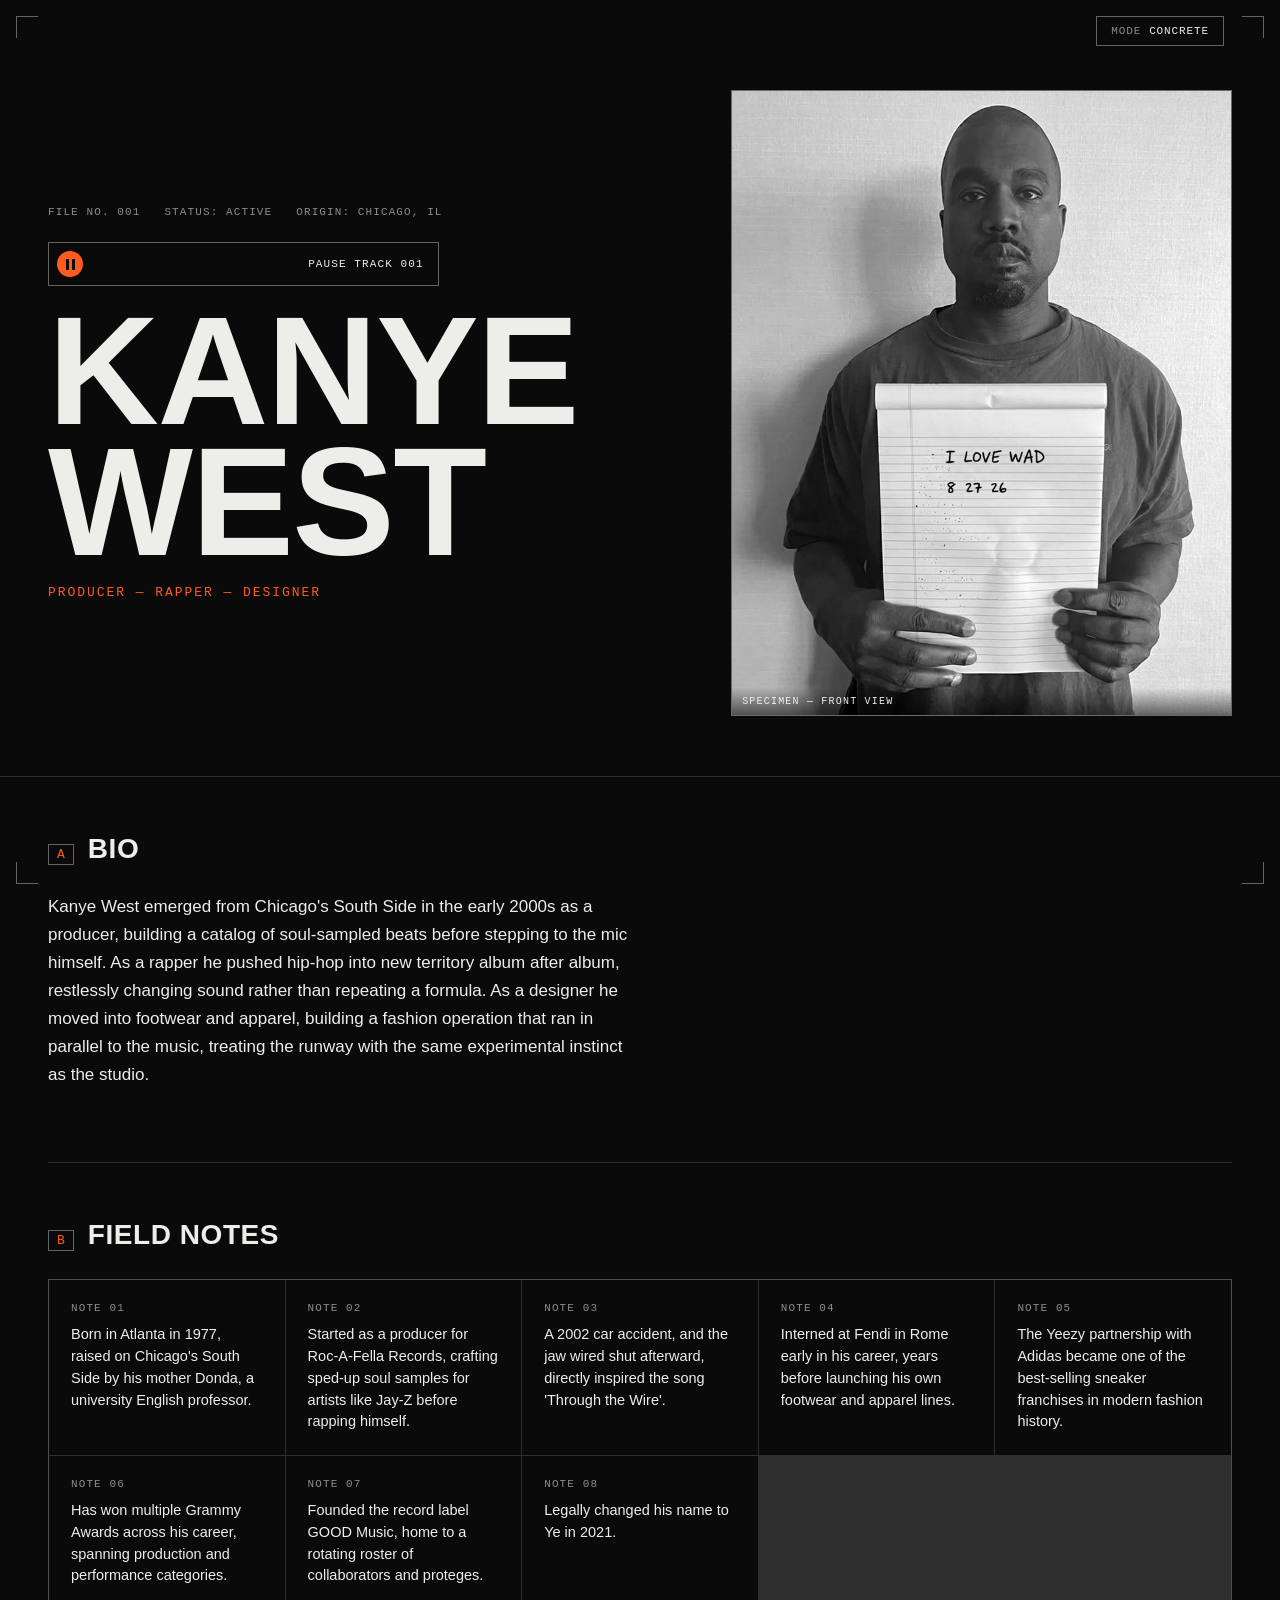
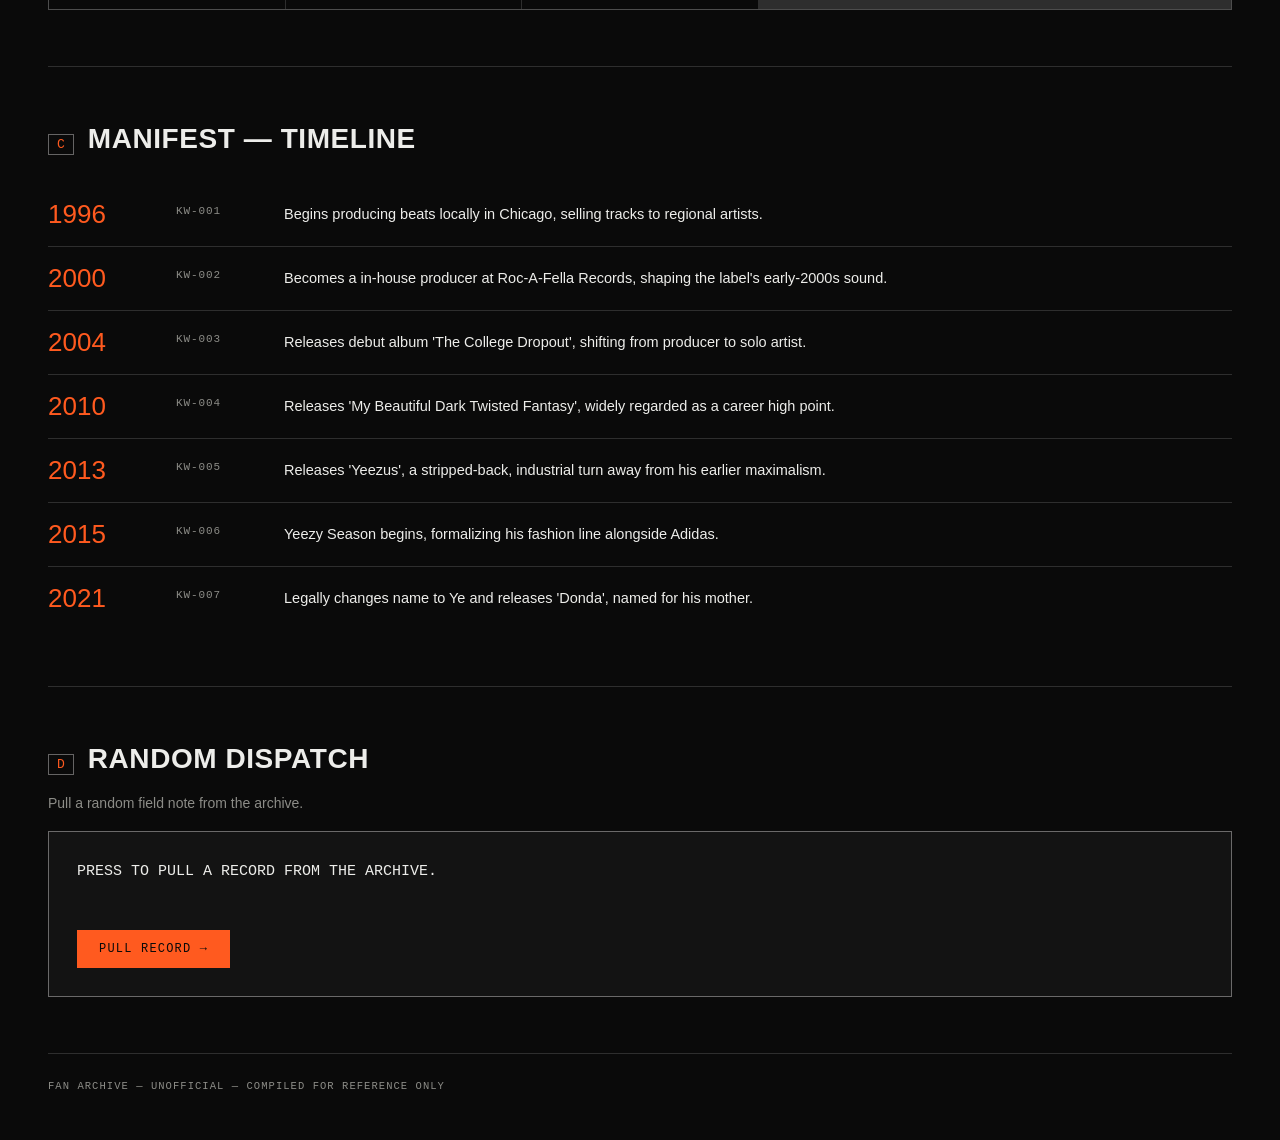
<file: fanpage.html>
<!DOCTYPE html>
<html lang="en">
<head>
<meta charset="UTF-8">
<meta name="viewport" content="width=device-width, initial-scale=1.0">
<title>KANYE WEST — SUBJECT FILE</title>
<link rel="stylesheet" href="styles.css">
</head>
<body>

<div class="crop tl"></div>
<div class="crop tr"></div>
<div class="crop bl"></div>
<div class="crop br"></div>

<button id="themeToggle" class="theme-toggle" aria-label="Toggle light and dark mode">
  <span class="toggle-label">MODE</span>
  <span id="toggleState">CONCRETE</span>
</button>

<audio id="audioEl" src="media/song.mp3" preload="auto" loop></audio>

<header class="hero">
  <div class="hero-frame">
    <div class="hero-meta">
      <span>FILE NO. 001</span>
      <span>STATUS: ACTIVE</span>
      <span>ORIGIN: CHICAGO, IL</span>
    </div>
    <button id="audioToggle" class="hero-play-btn" aria-label="Play background track">
      <span class="hero-play-icon">
        <span class="icon-play"></span>
        <span class="icon-pause"></span>
      </span>
      <span class="hero-play-label" id="heroPlayLabel">PLAY TRACK 001</span>
    </button>
    <h1 class="hero-name">KANYE<br>WEST</h1>
    <p class="hero-tag">PRODUCER — RAPPER — DESIGNER</p>
  </div>
  <div class="hero-photo">
    <img src="media/hero-photo.jpg" alt="Kanye West" onerror="this.style.display='none'; this.nextElementSibling.style.display='flex';">
    <div class="photo-fallback">
      <span>IMG</span>
      <span>NOT FOUND</span>
      <span class="small">replace photo.jpg</span>
    </div>
    <span class="photo-caption">SPECIMEN — FRONT VIEW</span>
  </div>
</header>

<main>

  <section class="section bio-section">
    <div class="section-head">
      <span class="section-num">A</span>
      <h2>BIO</h2>
    </div>
    <p class="bio-text">
      Kanye West emerged from Chicago's South Side in the early 2000s as a producer,
      building a catalog of soul-sampled beats before stepping to the mic himself.
      As a rapper he pushed hip-hop into new territory album after album, restlessly
      changing sound rather than repeating a formula. As a designer he moved into
      footwear and apparel, building a fashion operation that ran in parallel to the
      music, treating the runway with the same experimental instinct as the studio.
    </p>
  </section>

  <section class="section facts-section">
    <div class="section-head">
      <span class="section-num">B</span>
      <h2>FIELD NOTES</h2>
    </div>
    <div class="facts-grid" id="factsGrid"></div>
  </section>

  <section class="section timeline-section">
    <div class="section-head">
      <span class="section-num">C</span>
      <h2>MANIFEST — TIMELINE</h2>
    </div>
    <div class="timeline" id="timeline"></div>
  </section>

  <section class="section generator-section">
    <div class="section-head">
      <span class="section-num">D</span>
      <h2>RANDOM DISPATCH</h2>
    </div>
    <p class="generator-intro">Pull a random field note from the archive.</p>
    <div class="dispatch-frame">
      <p id="dispatchText" class="dispatch-text">PRESS TO PULL A RECORD FROM THE ARCHIVE.</p>
      <button id="dispatchBtn" class="dispatch-btn">PULL RECORD →</button>
    </div>
  </section>

</main>

<footer class="footer">
  <span>FAN ARCHIVE — UNOFFICIAL — COMPILED FOR REFERENCE ONLY</span>
</footer>

<script src="script.js"></script>
</body>
</html>
</file>
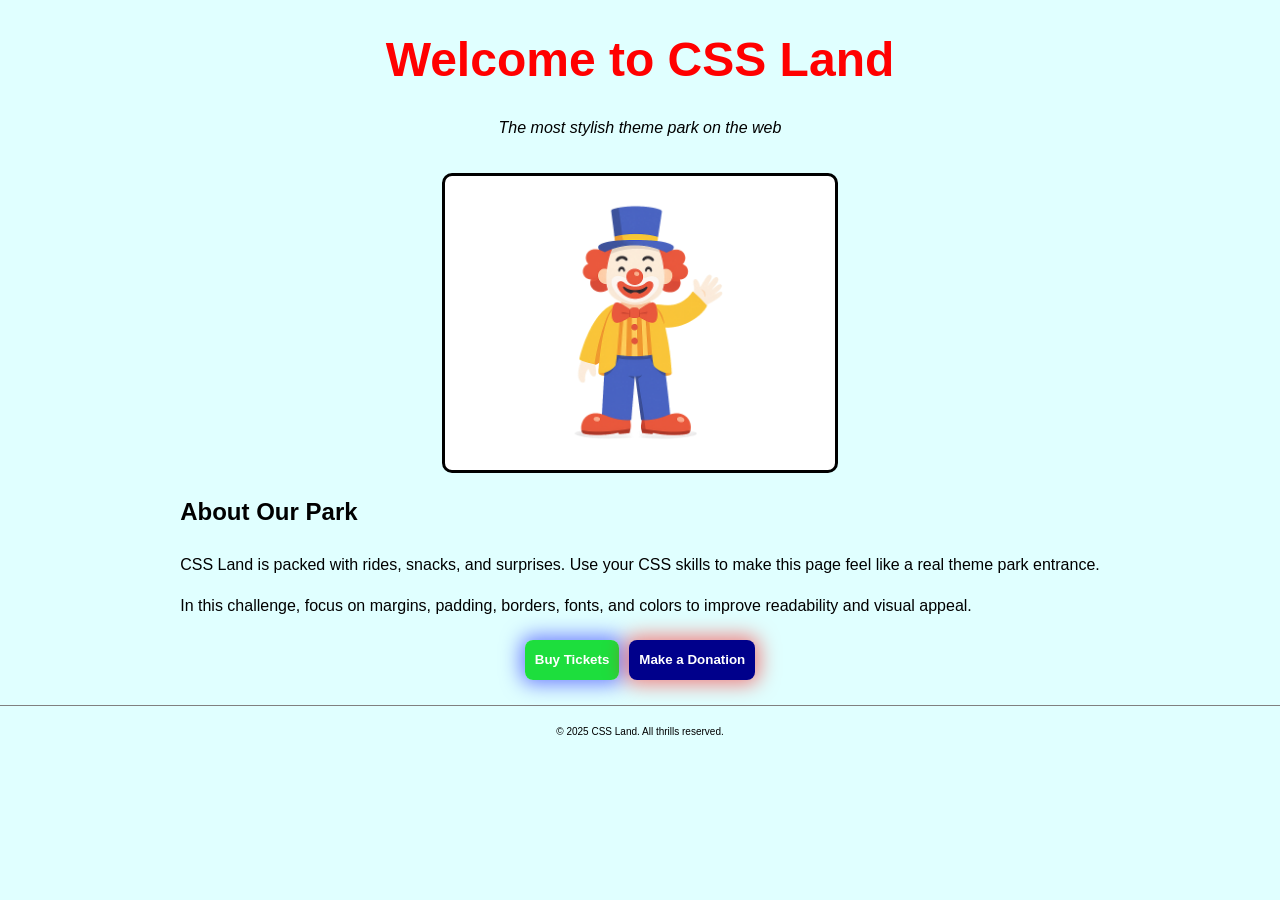
<file: Week2_InClass/Challenge1/home.html>
<!DOCTYPE html>
<html lang="en">
<head>
    <meta charset="UTF-8" />
    <meta name="viewport" content="width=device-width, initial-scale=1.0"/>
    <title>Challenge 1 - CSS Land - Welcome</title>
    <link rel="stylesheet" href="styles.css"/>
</head>
<body>

    <!-- DO NOT MODIFY HTML
         YOU MAY ONLY EDIT styles.css
    -->

    <div class="container">

        <header class="site-header">
            <h1>Welcome to <span class="park-name">CSS Land</span></h1>
            <p class="tagline">The most stylish theme park on the web</p>
        </header>

        <main>
            <section class="hero">
                <div class="mascot-placeholder" aria-label="Mascot placeholder" role="img">
                    <img id="mascot-image" src="mascot.png">
                </div>
            </section>

            <section class="about">
                <h2>About Our Park</h2>
                <p>CSS Land is packed with rides, snacks, and surprises. Use your CSS skills to make this
                    page feel like a real theme park entrance.
                </p>
                <p>In this challenge, focus on margins, padding, borders, fonts, and colors to improve
                    readability and visual appeal.
                </p>
            </section>

            <section class="actions">
                <button class="buy-tickets">Buy Tickets</button>
                <button class="make-donation">Make a Donation</button>
            </section>
        </main>

        <footer class="site-footer">
            <p>© 2025 CSS Land. All thrills reserved.</p>
        </footer>

    </div>

</body>
</html>
</file>
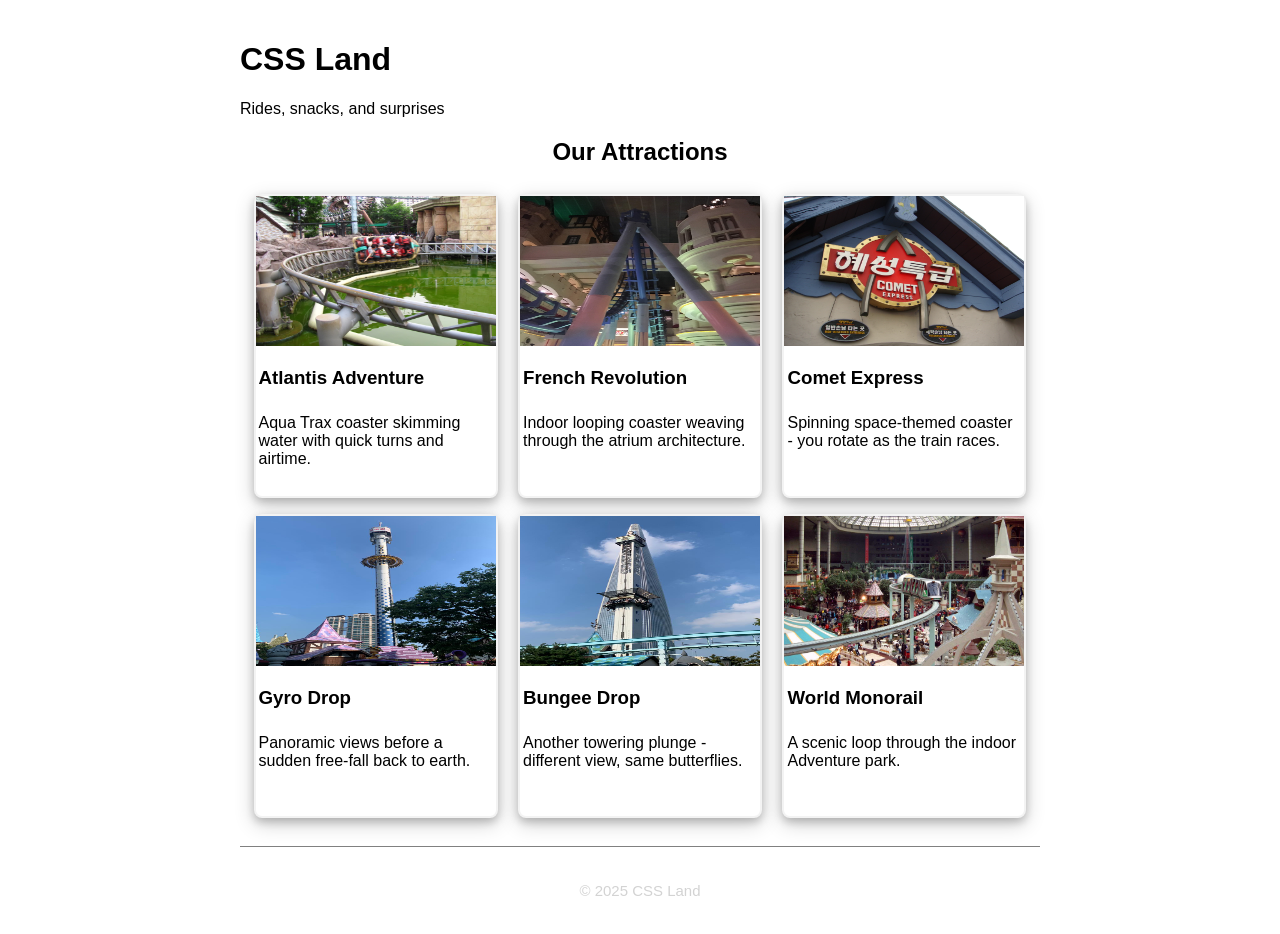
<file: Week2_InClass/Challenge2/home.html>
<!DOCTYPE html>
<html lang="en">
<head>
    <meta charset="UTF-8" />
    <meta name="viewport" content="width=device-width, initial-scale=1.0"/>
    <title>Challenge 2 - CSS Land - Attractions Gallery</title>
    <link rel="stylesheet" href="styles.css"/>
</head>
<body>

    <!-- DO NOT MODIFY home.html -->
    <!-- Add all styling in styles.css -->

    <div class="container">
        <header class="site-header">
            <h1>CSS Land</h1>
            <p class="tagline">Rides, snacks, and surprises</p>
        </header>

        <main>
            <section class="attractions">
                <h2>Our Attractions</h2>

                <div class="cards">
                    <article class="card">
                        <img src="images/atlantis.jpg" alt="Atlantis Adventure at Lotte World">
                        <h3>Atlantis Adventure</h3>
                        <p class="blurb">Aqua Trax coaster skimming water with quick turns and airtime.</p>
                    </article>

                    <article class="card">
                        <img src="images/french.jpg" alt="French Revolution indoor coaster">
                        <h3>French Revolution</h3>
                        <p class="blurb">Indoor looping coaster weaving through the atrium architecture.</p>
                    </article>

                    <article class="card">
                        <img src="images/comet.jpg" alt="Comet Express at Lotte World">
                        <h3>Comet Express</h3>
                        <p class="blurb">Spinning space-themed coaster - you rotate as the train races.</p>
                    </article>

                    <article class="card">
                        <img src="images/gyro.jpg" alt="Gyro Drop tower ride at Lotte World">
                        <h3>Gyro Drop</h3>
                        <p class="blurb">Panoramic views before a sudden free-fall back to earth.</p>
                    </article>

                    <article class="card">
                        <img src="images/bungee.jpg" alt="Bungee Drop at Lotte World">
                        <h3>Bungee Drop</h3>
                        <p class="blurb">Another towering plunge - different view, same butterflies.</p>
                    </article>

                    <article class="card">
                        <img src="images/monorail.jpg" alt="World Monorail at Lotte World Adventure">
                        <h3>World Monorail</h3>
                        <p class="blurb">A scenic loop through the indoor Adventure park.</p>
                    </article>
                </div>
            </section>
        </main>

        <footer class="site-footer">
            <p>© 2025 CSS Land</p>
        </footer>
    </div>

</body>
</html>
</file>
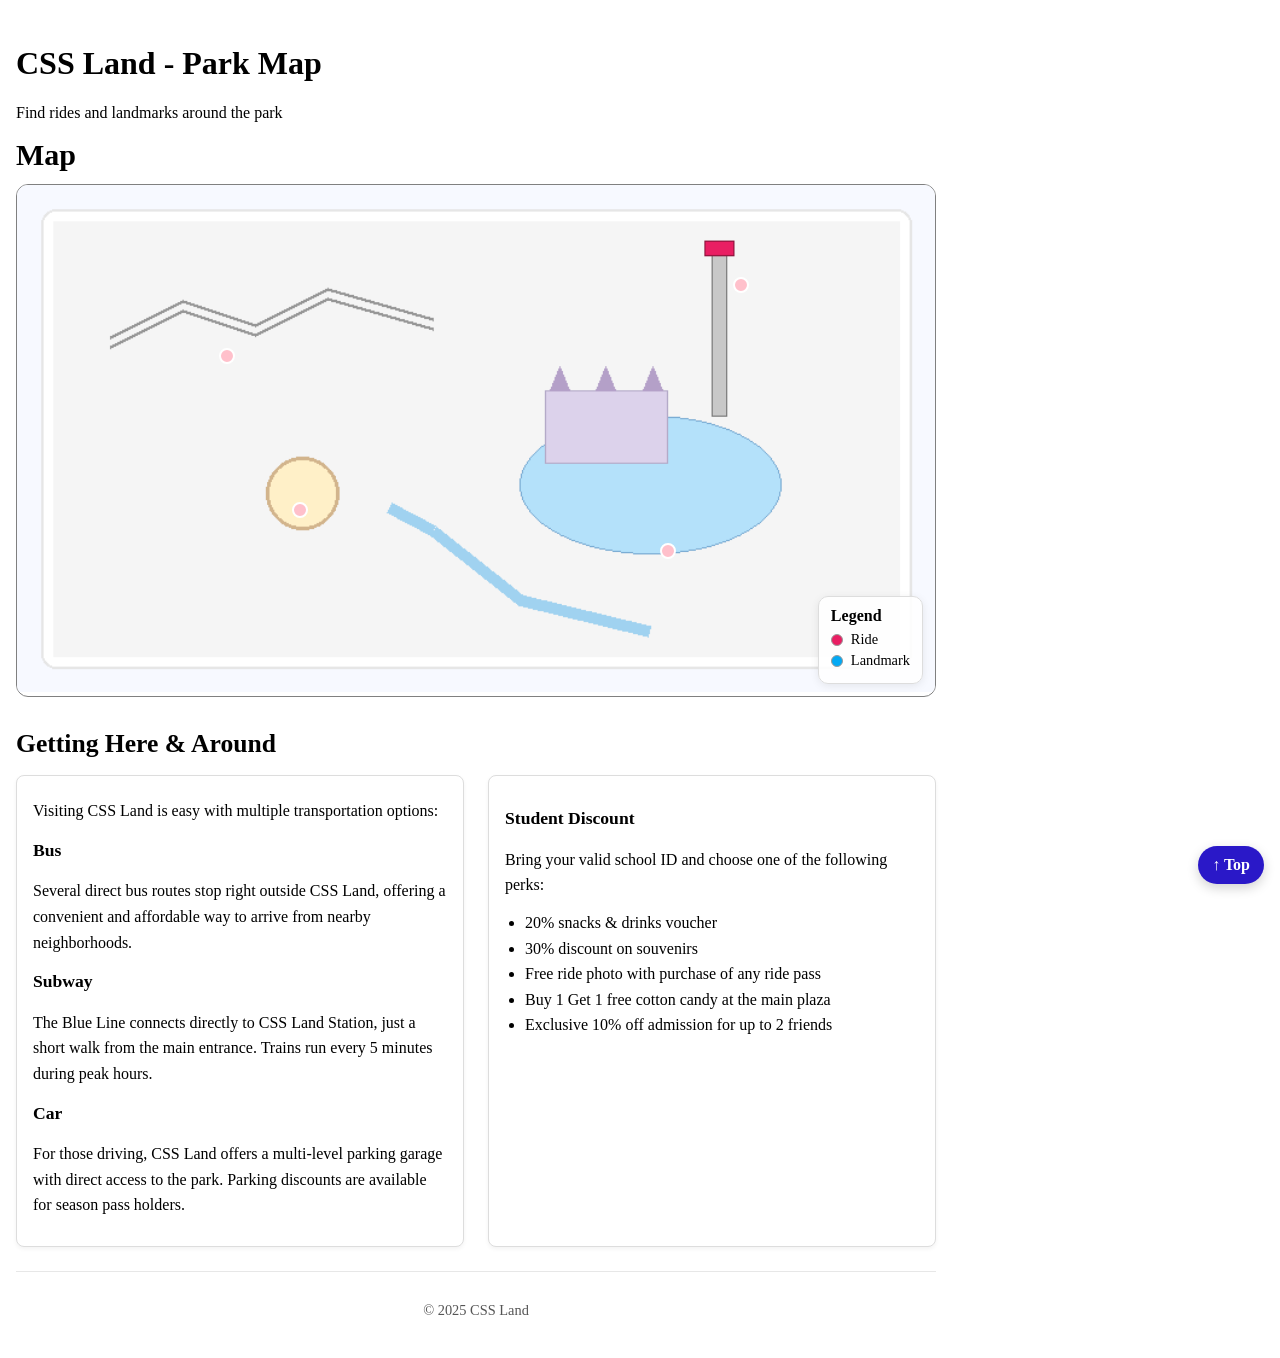
<file: Week2_InClass/Challenge3/home.html>
<!DOCTYPE html>
<html lang="en">
<head>
    <meta charset="UTF-8" />
    <meta name="viewport" content="width=device-width, initial-scale=1.0"/>
    <title>Challenge 3 - CSS Land - Park Map</title>
    <link rel="stylesheet" href="styles.css"/>
</head>
<body id="top">
    <!-- DO NOT MODIFY home.html -->
    <!-- Add all your styles in styles.css -->

    <div class="container">
        <header class="site-header">
            <h1>CSS Land - Park Map</h1>
            <p class="tagline">Find rides and landmarks around the park</p>
        </header>

        <main>
            <section class="map-section">
                <h2>Map</h2>

                <!-- Map wrapper: make this the positioning context -->
                <div class="map-wrapper">
                    <!-- Map image -->
                    <img class="park-map" src="map.png" alt="CSS Land Park Map">

                    <!-- Attraction markers (place precisely on the map) -->
                    <button class="marker" id="marker-atlantis" aria-label="Atlantis Adventure">
                        <span class="tooltip">Atlantis Adventure</span>
                    </button>

                    <button class="marker" id="marker-gyro" aria-label="Gyro Drop">
                        <span class="tooltip">Gyro Drop</span>
                    </button>

                    <button class="marker" id="marker-carousel" aria-label="Carousel Dreams">
                        <span class="tooltip">Carousel Dreams</span>
                    </button>

                    <button class="marker" id="marker-river" aria-label="River Rapids">
                        <span class="tooltip">River Rapids</span>
                    </button>

                    <!-- Legend box pinned to map corner -->
                    <aside class="legend">
                        <h3>Legend</h3>
                        <ul>
                            <li><span class="dot ride"></span> Ride</li>
                            <li><span class="dot landmark"></span> Landmark</li>
                        </ul>
                    </aside>
                </div>
            </section>

            <section class="transport">
                <h2>Getting Here & Around</h2>
                <div class="transport-columns">
                    <!-- Left column: Transportation info -->
                    <div class="transport-info">
                        <p>Visiting CSS Land is easy with multiple transportation options:</p>

                        <h3>Bus</h3>
                        <p>Several direct bus routes stop right outside CSS Land, offering a convenient and affordable way to arrive from nearby neighborhoods.</p>

                        <h3>Subway</h3>
                        <p>The Blue Line connects directly to CSS Land Station, just a short walk from the main entrance. Trains run every 5 minutes during peak hours.</p>

                        <h3>Car</h3>
                        <p>For those driving, CSS Land offers a multi-level parking garage with direct access to the park. Parking discounts are available for season pass holders.</p>
                    </div>

                    <!-- Right column: Student discount info -->
                    <div class="transport-discounts">
                        <h3>Student Discount</h3>
                        <p>Bring your valid school ID and choose one of the following perks:</p>
                        <ul>
                            <li>20% snacks & drinks voucher</li>
                            <li>30% discount on souvenirs</li>
                            <li>Free ride photo with purchase of any ride pass</li>
                            <li>Buy 1 Get 1 free cotton candy at the main plaza</li>
                            <li>Exclusive 10% off admission for up to 2 friends</li>
                        </ul>
                    </div>
                </div>
            </section>

        </main>

        <!-- Fixed Back to Top button -->
        <a href="#top" class="back-to-top" aria-label="Back to top">↑ Top</a>

        <footer class="site-footer">
            <p>© 2025 CSS Land</p>
        </footer>
    </div>
</body>
</html>
</file>
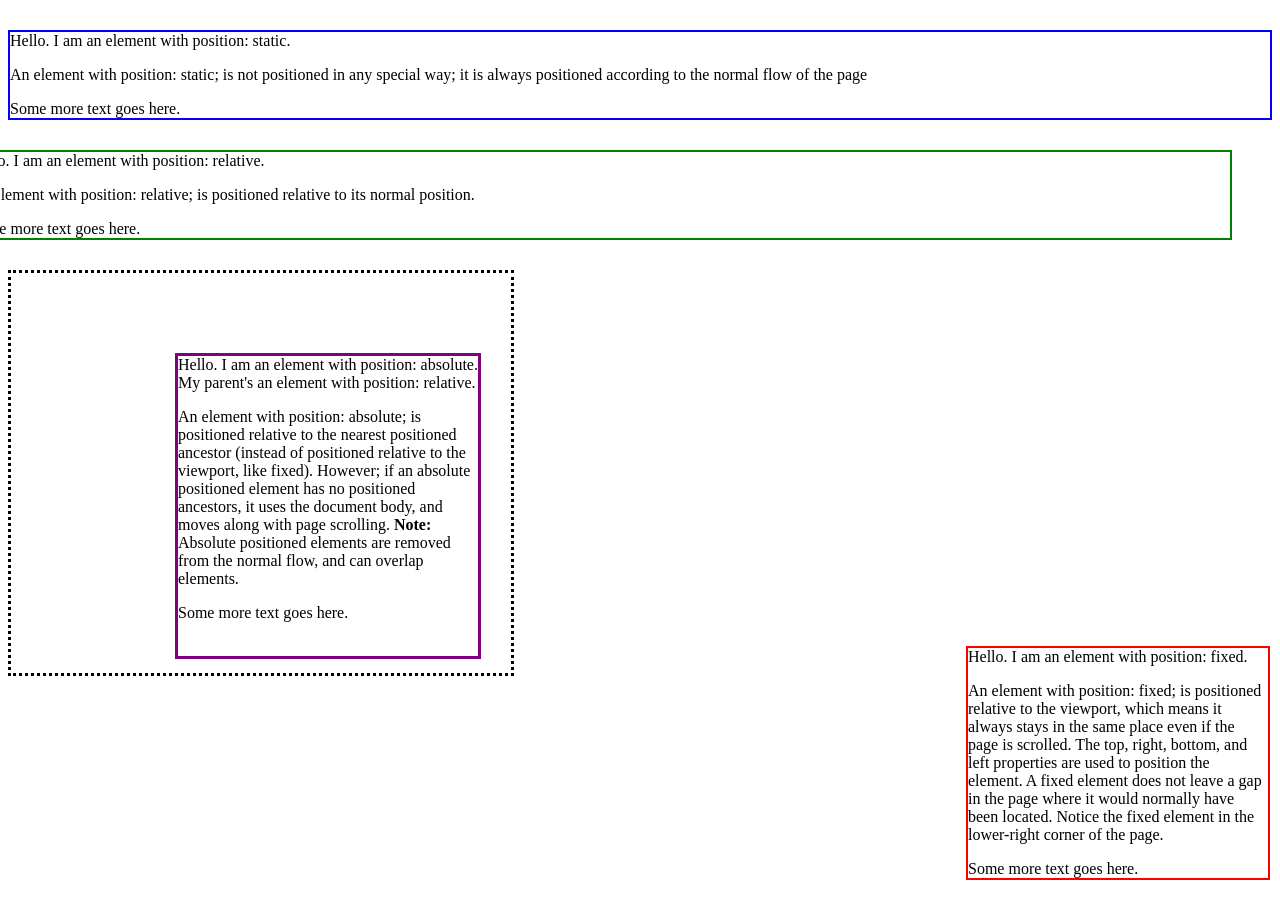
<file: Week2_InClass/CSS_Position_Examples/position1.html>
<!DOCTYPE html>
<html lang="en">
<head>
    <meta charset="UTF-8">
    <meta http-equiv="X-UA-Compatible" content="IE=edge">
    <meta name="viewport" content="width=device-width, initial-scale=1.0">
    <title>Position</title>

    <style>

        div {
            margin-top: 30px;
        }

        .static {
            position: static;
            border: 2px solid blue;
        }

        .relative {
            position: relative;
            right: 40px;
            border: 2px solid green;
        }

        .fixed {
            position: fixed;
            bottom: 20px;
            right: 10px;
            width: 300px;
            border: 2px solid red;
        }

        /* absolute div's parent */
        #parent {
            position: relative;
            width: 500px;
            height: 400px;
            border: 3px dotted black;
        }

        .absolute {
            position: absolute;
            top: 50px;
            right: 30px;
            width: 300px;
            height: 300px;
            border: 3px solid purple;
        }
        
    </style>

</head>
<body>


    <div class="static">
        Hello. I am an element with position: static.
        <p>
            An element with position: static; is not positioned in any special way; it is always positioned according to the normal flow of the page
        </p>
        Some more text goes here.
    </div>


     <div class="relative">
        Hello. I am an element with position: relative.
        <p>
            An element with position: relative; is positioned relative to its normal position.
        </p>
        Some more text goes here.
    </div>


    <div class="fixed">
        Hello. I am an element with position: fixed.
        <p>
            An element with position: fixed; is positioned relative to the viewport, which means it always stays in the same place even if the page is scrolled. The top, right, bottom, and left properties are used to position the element.

            A fixed element does not leave a gap in the page where it would normally have been located.

            Notice the fixed element in the lower-right corner of the page.
        </p>
        Some more text goes here.
    </div>
    


    <div id="parent"><!-- Parent -->
        <div class="absolute"> <!-- Child -->
            Hello. I am an element with position: absolute. My parent's an element with position: relative.
            <p>
                An element with position: absolute; is positioned relative to the nearest positioned ancestor (instead of positioned relative to the viewport, like fixed).
    
                However; if an absolute positioned element has no positioned ancestors, it uses the document body, and moves along with page scrolling.
    
                <strong>Note:</strong> Absolute positioned elements are removed from the normal flow, and can overlap elements.
            </p>
            Some more text goes here.
        </div>
    </div>



</body>
</html>
</file>
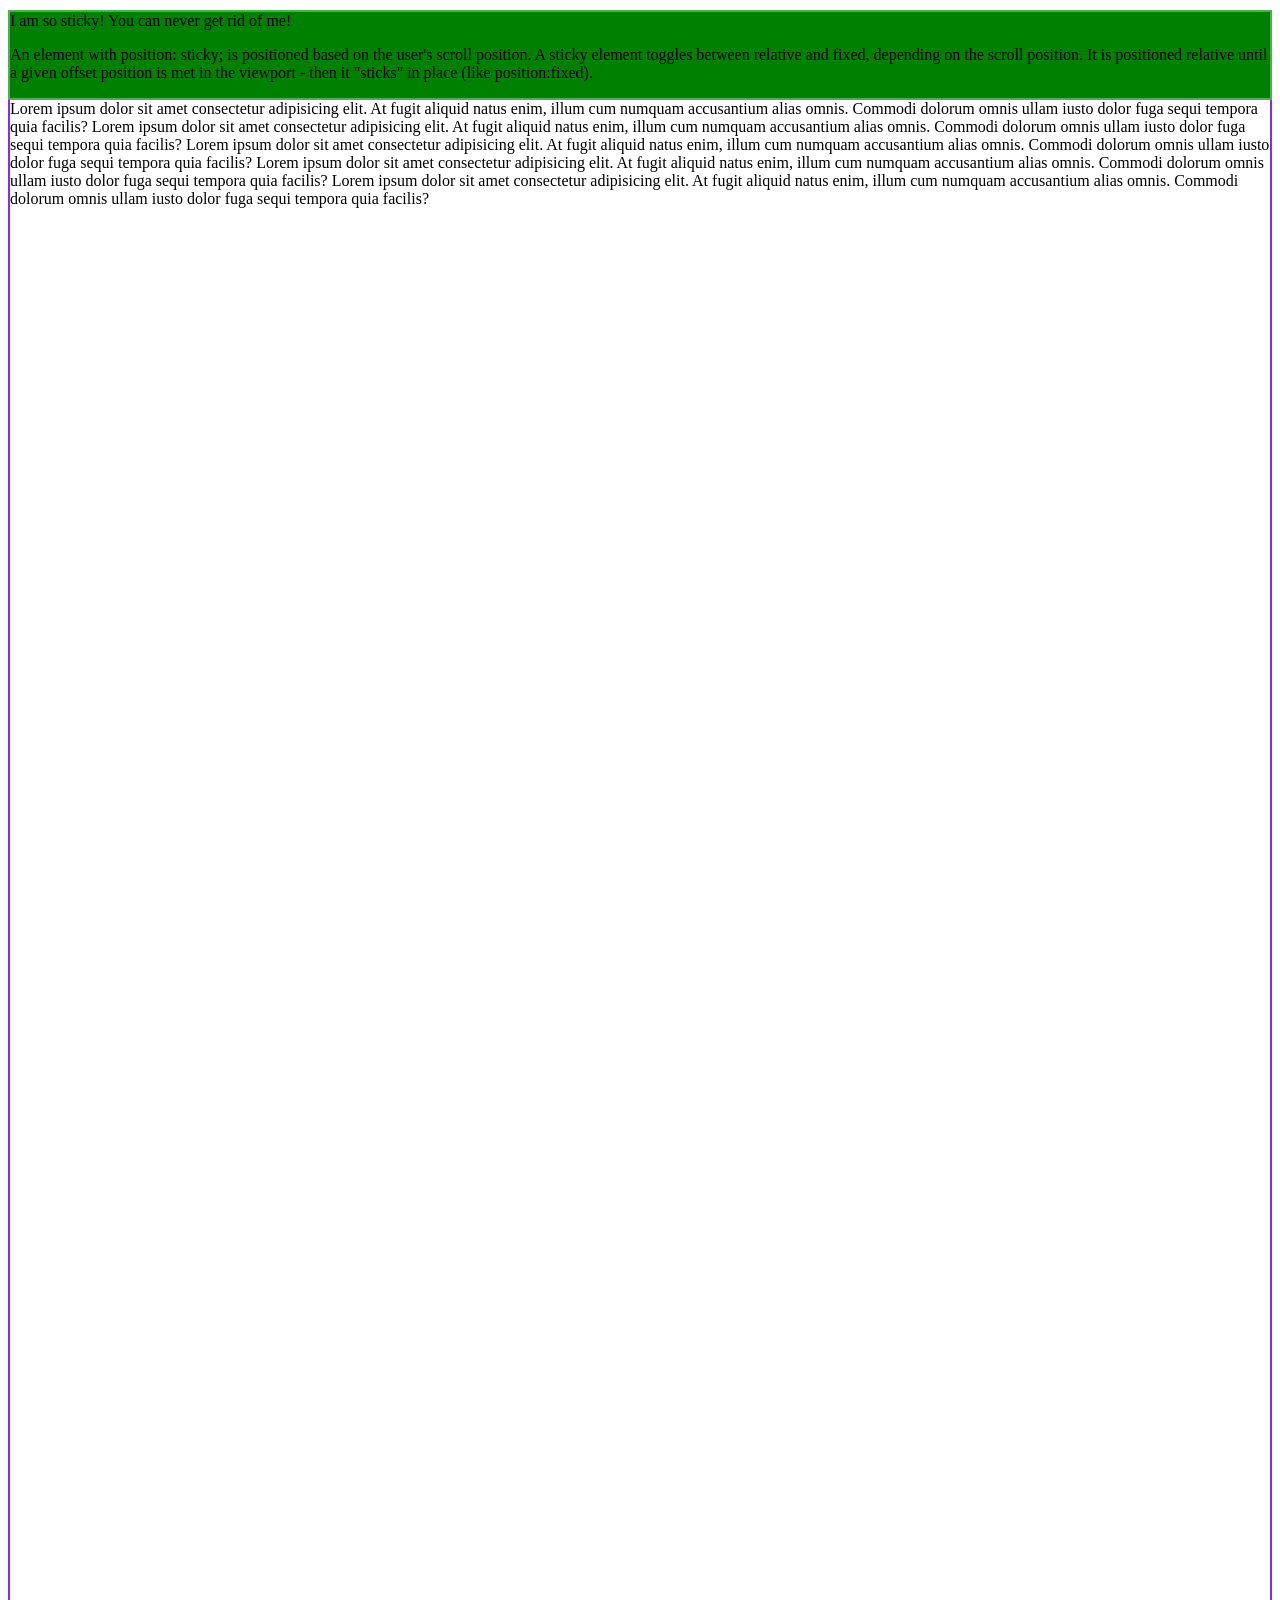
<file: Week2_InClass/CSS_Position_Examples/position2.html>
<!DOCTYPE html>
<html lang="en">
<head>
    <meta charset="UTF-8">
    <meta http-equiv="X-UA-Compatible" content="IE=edge">
    <meta name="viewport" content="width=device-width, initial-scale=1.0">
    <title>Position</title>

    <style>

        .sticky {
            position: sticky;
            top: 10px;
            background-color: green;
            border: 2px solid #4CAF50;
        }
        

    </style>

</head>
<body>
    
    <div class="sticky">
        I am so sticky! You can never get rid of me!
        <p>
            An element with position: sticky; is positioned based on the user's scroll position.

            A sticky element toggles between relative and fixed, depending on the scroll position. It is positioned relative until a given offset position is met in the viewport - then it "sticks" in place (like position:fixed).
        </p>
    </div>

    <div style="padding-bottom: 2000px; border: 2px solid blueviolet">
        Lorem ipsum dolor sit amet consectetur adipisicing elit. At fugit aliquid natus enim, illum cum numquam accusantium alias omnis. Commodi dolorum omnis ullam iusto dolor fuga sequi tempora quia facilis? Lorem ipsum dolor sit amet consectetur adipisicing elit. At fugit aliquid natus enim, illum cum numquam accusantium alias omnis. Commodi dolorum omnis ullam iusto dolor fuga sequi tempora quia facilis? Lorem ipsum dolor sit amet consectetur adipisicing elit. At fugit aliquid natus enim, illum cum numquam accusantium alias omnis. Commodi dolorum omnis ullam iusto dolor fuga sequi tempora quia facilis? Lorem ipsum dolor sit amet consectetur adipisicing elit. At fugit aliquid natus enim, illum cum numquam accusantium alias omnis. Commodi dolorum omnis ullam iusto dolor fuga sequi tempora quia facilis? Lorem ipsum dolor sit amet consectetur adipisicing elit. At fugit aliquid natus enim, illum cum numquam accusantium alias omnis. Commodi dolorum omnis ullam iusto dolor fuga sequi tempora quia facilis?
    </div>



</body>
</html>
</file>
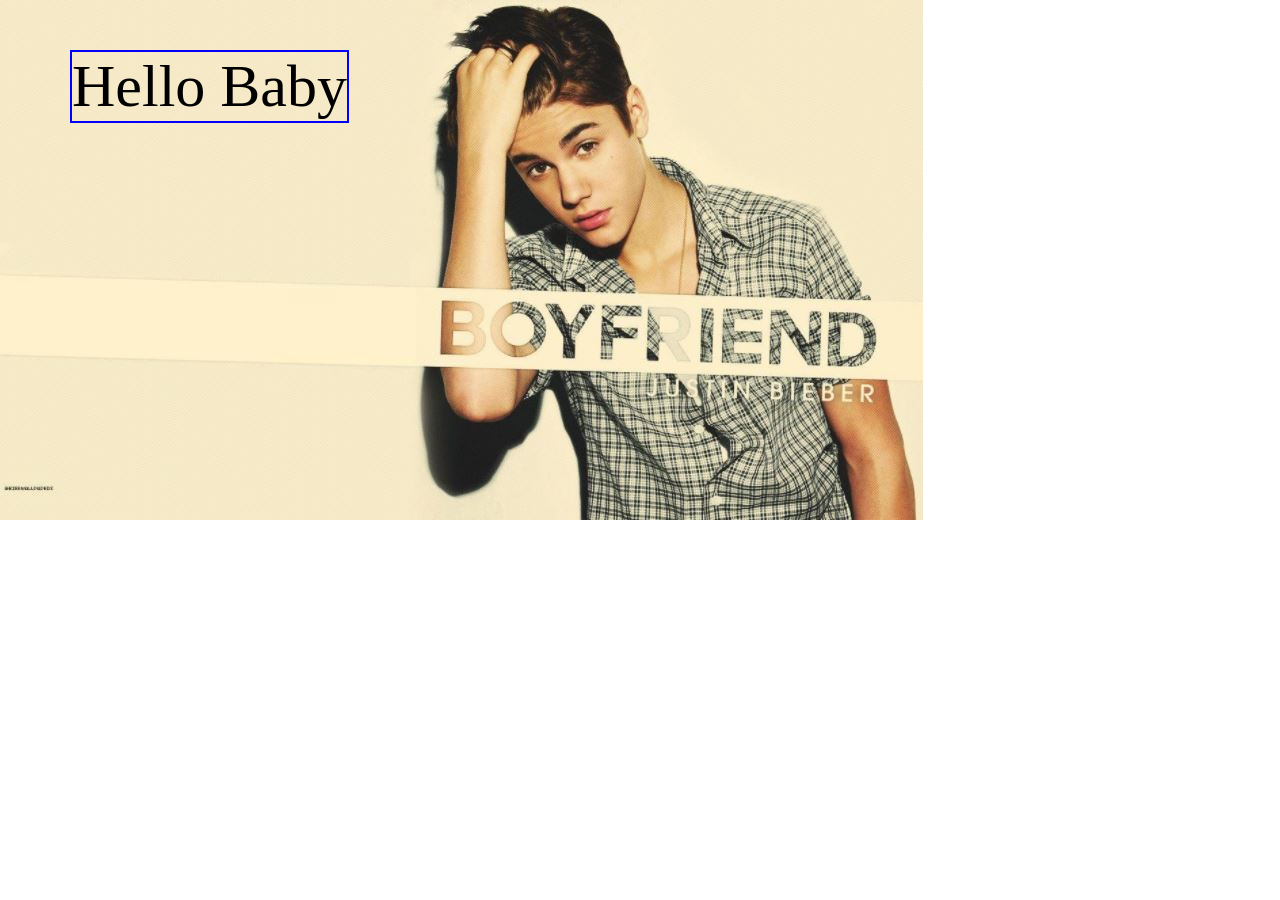
<file: Week2_InClass/CSS_Position_Examples/position3.html>
<!DOCTYPE html>
<html lang="en">
<head>
    <meta charset="UTF-8">
    <meta http-equiv="X-UA-Compatible" content="IE=edge">
    <meta name="viewport" content="width=device-width, initial-scale=1.0">
    <title>Position</title>

    <style>

        img {
            position: absolute;
            left: 0px;
            top: 0px;
            z-index: -1;
        }

        .top-left {
            position: absolute;
            top: 50px;
            left: 70px;
            font-size: 60px;
            border: 2px solid blue;
        }

    </style>

</head>
<body>

    <div class="top-left">
        Hello Baby
    </div>
   
    <img src="justinwall.jpg">

    
</body>
</html>
</file>
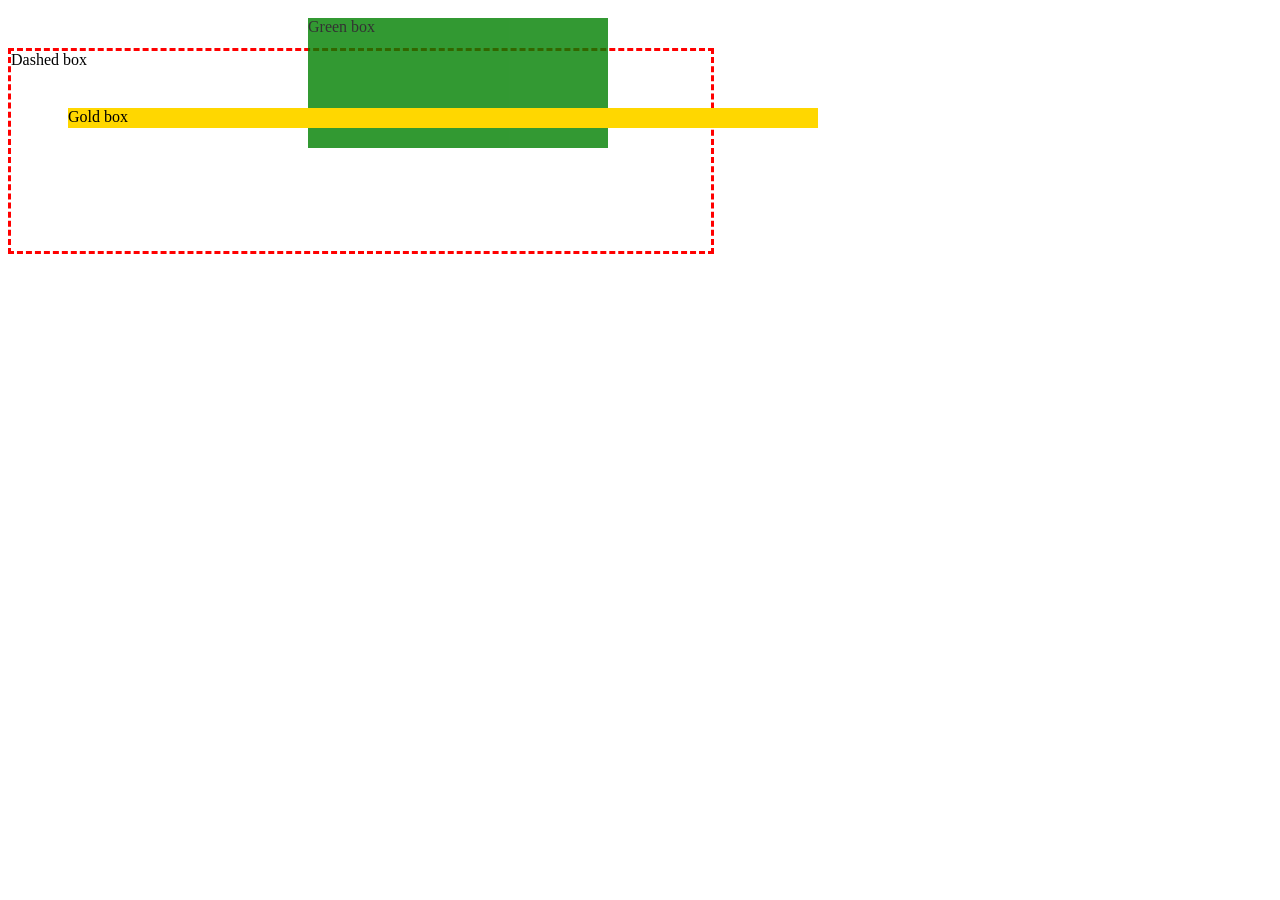
<file: Week2_InClass/CSS_Position_Examples/position4.html>
<!DOCTYPE html>
<html lang="en">
<head>
    <meta charset="UTF-8">
    <meta http-equiv="X-UA-Compatible" content="IE=edge">
    <meta name="viewport" content="width=device-width, initial-scale=1.0">
    <title>Position</title>

    <style>

    .dashed-box {
        position: absolute;
        z-index: 1;
        border: 3px dashed red;
        margin-bottom: 20px;
        margin-top: 40px;
        height: 200px;
        width: 700px;
    }

    .gold-box {
        position: absolute;
        z-index: 3;
        background-color: gold;
        width: 750px;
        height: 20px;
        margin-top: 100px;
        margin-left: 60px;
    }

    .green-box {
        position: absolute;
        z-index: 2;
        background-color: green;
        width: 300px;
        height: 130px;
        margin-top: 10px;
        margin-left: 300px;
        opacity: 0.8;
    }

    </style>

</head>
<body>

    <!-- <div class="wrapper"> -->

        <div class="dashed-box">Dashed box</div>

        <div class="gold-box">Gold box</div>

        <div class="green-box">Green box</div>

    <!-- </div> -->

    
</body>
</html>
</file>
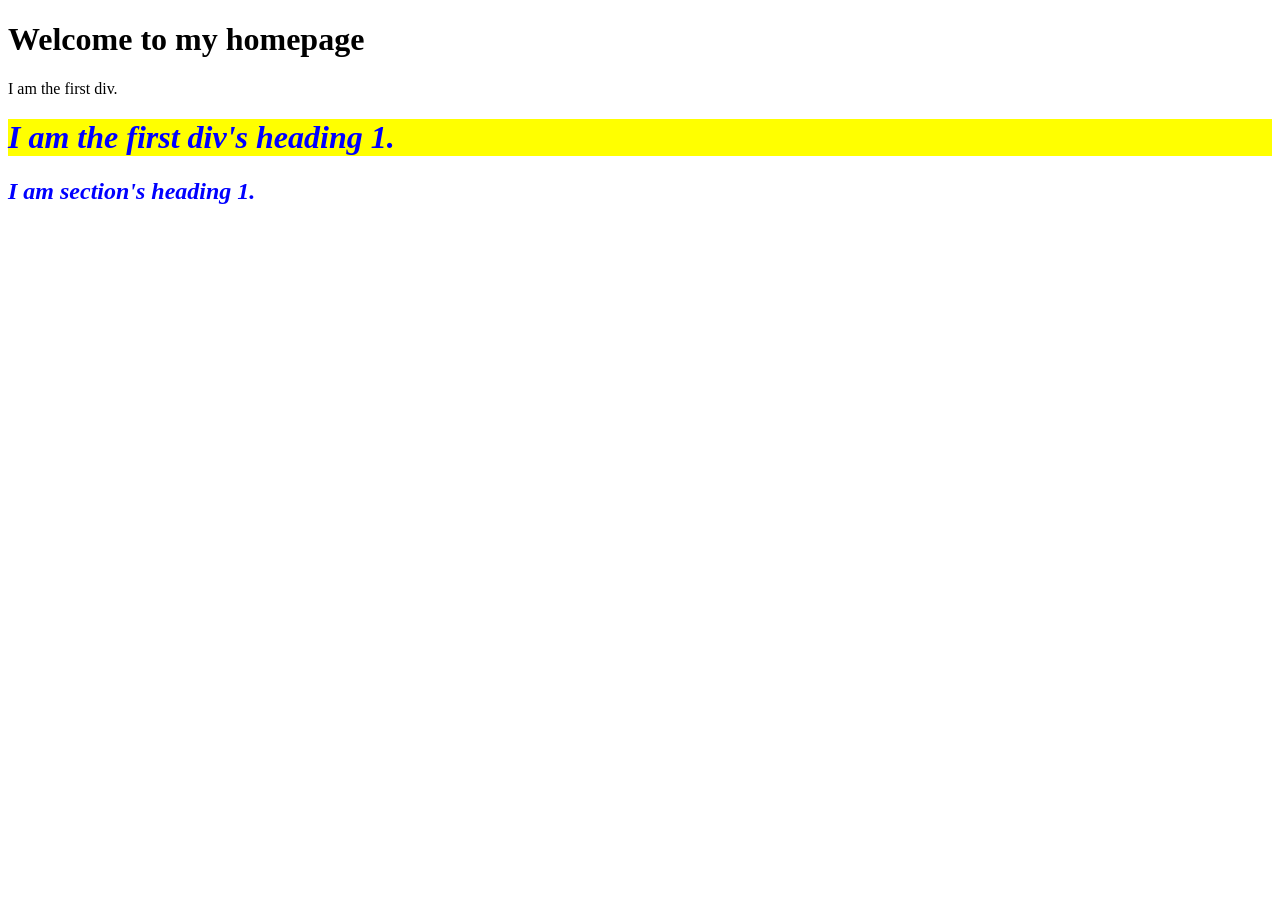
<file: Week2_InClass/CSS_Position_Examples/selectors.html>
<!DOCTYPE html>
<html lang="en">
<head>
    <meta charset="UTF-8">
    <meta name="viewport" content="width=device-width, initial-scale=1.0">
    <title>Selectors</title>

    <style>
        /* Step 1: All <h1> tags under/below <div>
            Descendant Selector
         */
        div h1 {
            color: blue;
            font-style: italic;
        }
        
        /* Step 2: All <h1> tags directly under <div>
            Child Selector */
        div > h1 {
            background-color: yellow;
        }

    </style>
</head>
<body>

    <h1>Welcome to my homepage</h1>

    <div>
        I am the first div.

        <h1>
            I am the first div's heading 1.
        </h1>

        <section>
            <h1>I am section's heading 1.</h1>
        </section>

    </div>
    
</body>
</html>
</file>
<file: styles.css>
/* ===== DESIGN TOKENS ===== */
:root {
  --bg: #0a0a0a;
  --bg-raised: #131313;
  --fg: #ededea;
  --fg-dim: #8c8c87;
  --accent: #ff5a1f;
  --line: rgba(237, 235, 234, 0.16);
  --line-strong: rgba(237, 235, 234, 0.4);

  --display: "Arial Narrow", "Helvetica Neue Condensed", "Haettenschweiler", sans-serif;
  --body: -apple-system, "Segoe UI", Helvetica, Arial, sans-serif;
  --mono: "Courier New", Courier, monospace;

  --gap: 32px;
  --edge: 48px;
}

body.light {
  --bg: #e9e6dd;
  --bg-raised: #f4f2ec;
  --fg: #141311;
  --fg-dim: #6b6a63;
  --accent: #d94318;
  --line: rgba(20, 19, 17, 0.18);
  --line-strong: rgba(20, 19, 17, 0.45);
}

* { box-sizing: border-box; }

body {
  margin: 0;
  background: var(--bg);
  color: var(--fg);
  font-family: var(--body);
  transition: background 0.35s ease, color 0.35s ease;
  -webkit-font-smoothing: antialiased;
  overflow-x: hidden;
}

/* ===== CROP MARKS (signature detail) ===== */
.crop {
  position: fixed;
  width: 22px;
  height: 22px;
  border: 1px solid var(--line-strong);
  z-index: 50;
  pointer-events: none;
}
.crop.tl { top: 16px; left: 16px; border-right: none; border-bottom: none; }
.crop.tr { top: 16px; right: 16px; border-left: none; border-bottom: none; }
.crop.bl { bottom: 16px; left: 16px; border-right: none; border-top: none; }
.crop.br { bottom: 16px; right: 16px; border-left: none; border-top: none; }

/* ===== THEME TOGGLE ===== */
.theme-toggle {
  position: fixed;
  top: 16px;
  right: 56px;
  z-index: 60;
  background: transparent;
  border: 1px solid var(--line-strong);
  color: var(--fg);
  font-family: var(--mono);
  font-size: 11px;
  letter-spacing: 0.08em;
  padding: 8px 14px;
  cursor: pointer;
  display: flex;
  gap: 8px;
  align-items: center;
  transition: background 0.2s ease, color 0.2s ease;
}
.theme-toggle:hover { background: var(--fg); color: var(--bg); }
.theme-toggle:focus-visible { outline: 2px solid var(--accent); outline-offset: 3px; }
.toggle-label { color: var(--fg-dim); }
.theme-toggle:hover .toggle-label { color: var(--bg); opacity: 0.7; }

/* ===== HERO ===== */
.hero {
  display: grid;
  grid-template-columns: 1.3fr 1fr;
  gap: var(--gap);
  padding: 90px var(--edge) 60px;
  border-bottom: 1px solid var(--line);
  align-items: center;
}
.hero-meta {
  display: flex;
  gap: 24px;
  font-family: var(--mono);
  font-size: 11px;
  letter-spacing: 0.1em;
  color: var(--fg-dim);
  margin-bottom: 24px;
  flex-wrap: wrap;
}
.hero-name {
  font-family: var(--display);
  font-weight: 900;
  font-stretch: condensed;
  font-size: clamp(64px, 12vw, 160px);
  line-height: 0.85;
  letter-spacing: -0.01em;
  margin: 0;
  text-transform: uppercase;
}
.hero-tag {
  font-family: var(--mono);
  font-size: 13px;
  letter-spacing: 0.15em;
  color: var(--accent);
  margin: 18px 0 0;
  text-transform: uppercase;
}
.hero-photo {
  position: relative;
  border: 1px solid var(--line-strong);
  aspect-ratio: 4 / 5;
  overflow: hidden;
  background: var(--bg-raised);
}
.hero-photo img {
  width: 100%;
  height: 100%;
  object-fit: cover;
  display: block;
  filter: grayscale(1) contrast(1.05);
}
.photo-fallback {
  display: none;
  height: 100%;
  flex-direction: column;
  align-items: center;
  justify-content: center;
  gap: 6px;
  font-family: var(--mono);
  color: var(--fg-dim);
  letter-spacing: 0.1em;
  font-size: 12px;
}
.photo-fallback .small { font-size: 10px; opacity: 0.7; }
.photo-caption {
  position: absolute;
  bottom: 0;
  left: 0;
  right: 0;
  font-family: var(--mono);
  font-size: 10px;
  letter-spacing: 0.12em;
  padding: 8px 10px;
  background: linear-gradient(transparent, rgba(0,0,0,0.55));
  color: #ededea;
}

/* ===== SECTIONS ===== */
main { padding: 0 var(--edge); }
.section {
  padding: 56px 0;
  border-bottom: 1px solid var(--line);
}
.section-head {
  display: flex;
  align-items: baseline;
  gap: 14px;
  margin-bottom: 28px;
}
.section-num {
  font-family: var(--mono);
  font-size: 13px;
  color: var(--accent);
  border: 1px solid var(--line-strong);
  padding: 2px 8px;
}
.section h2 {
  font-family: var(--display);
  font-stretch: condensed;
  font-size: 28px;
  letter-spacing: 0.02em;
  margin: 0;
  text-transform: uppercase;
}

.bio-text {
  max-width: 62ch;
  font-size: 17px;
  line-height: 1.65;
  color: var(--fg);
}

/* ===== FACTS GRID ===== */
.facts-grid {
  display: grid;
  grid-template-columns: repeat(auto-fit, minmax(220px, 1fr));
  gap: 1px;
  background: var(--line);
  border: 1px solid var(--line);
}
.fact-card {
  background: var(--bg);
  padding: 22px;
  transition: background 0.2s ease, transform 0.2s ease;
  position: relative;
}
.fact-card:hover { background: var(--bg-raised); transform: translateY(-2px); }
.fact-card .fact-id {
  display: block;
  font-family: var(--mono);
  font-size: 11px;
  color: var(--fg-dim);
  margin-bottom: 10px;
  letter-spacing: 0.1em;
}
.fact-card p { margin: 0; font-size: 14.5px; line-height: 1.5; }

/* ===== TIMELINE ===== */
.timeline {
  display: flex;
  flex-direction: column;
}
.timeline-item {
  display: grid;
  grid-template-columns: 110px 90px 1fr;
  gap: 18px;
  align-items: start;
  padding: 16px 0;
  border-top: 1px solid var(--line);
}
.timeline-item:first-child { border-top: none; }
.timeline-year {
  font-family: var(--display);
  font-stretch: condensed;
  font-size: 26px;
  color: var(--accent);
}
.timeline-code {
  font-family: var(--mono);
  font-size: 11px;
  color: var(--fg-dim);
  letter-spacing: 0.08em;
  padding-top: 6px;
}
.timeline-desc { font-size: 14.5px; line-height: 1.55; padding-top: 4px; }

/* ===== DISPATCH / GENERATOR ===== */
.generator-intro { color: var(--fg-dim); font-size: 14px; margin: -8px 0 20px; }
.dispatch-frame {
  border: 1px solid var(--line-strong);
  padding: 28px;
  background: var(--bg-raised);
  display: flex;
  flex-direction: column;
  gap: 22px;
}
.dispatch-text {
  font-family: var(--mono);
  font-size: 15px;
  line-height: 1.6;
  min-height: 48px;
  margin: 0;
  opacity: 1;
  transition: opacity 0.25s ease;
}
.dispatch-text.fading { opacity: 0; }
.dispatch-btn {
  align-self: flex-start;
  background: var(--accent);
  color: #0a0a0a;
  border: none;
  font-family: var(--mono);
  font-size: 12px;
  letter-spacing: 0.1em;
  padding: 12px 22px;
  cursor: pointer;
  transition: filter 0.2s ease, transform 0.1s ease;
}
.dispatch-btn:hover { filter: brightness(1.15); }
.dispatch-btn:active { transform: scale(0.97); }
.dispatch-btn:focus-visible { outline: 2px solid var(--fg); outline-offset: 3px; }

/* ===== HERO PLAY BUTTON ===== */
.hero-play-btn {
  display: flex;
  width: 60%;
  box-sizing: border-box;
  align-items: center;
  justify-content: space-between;
  gap: 10px;
  background: transparent;
  border: 1px solid var(--line-strong);
  color: var(--fg);
  padding: 8px 14px 8px 8px;
  margin-bottom: 20px;
  cursor: pointer;
  transition: background 0.2s ease, color 0.2s ease;
}
.hero-play-btn:hover { background: var(--fg); color: var(--bg); }
.hero-play-btn:focus-visible { outline: 2px solid var(--accent); outline-offset: 3px; }

.hero-play-icon {
  width: 26px;
  height: 26px;
  border-radius: 50%;
  background: var(--accent);
  display: flex;
  align-items: center;
  justify-content: center;
  flex: none;
}
.hero-play-icon .icon-play {
  width: 0;
  height: 0;
  border-top: 6px solid transparent;
  border-bottom: 6px solid transparent;
  border-left: 10px solid #0a0a0a;
  margin-left: 2px;
}
.hero-play-icon .icon-pause {
  display: none;
  width: 9px;
  height: 11px;
  border-left: 3px solid #0a0a0a;
  border-right: 3px solid #0a0a0a;
}
.hero-play-btn.playing .icon-play { display: none; }
.hero-play-btn.playing .icon-pause { display: block; }

.hero-play-label {
  font-family: var(--mono);
  font-size: 11px;
  letter-spacing: 0.1em;
}

/* ===== FOOTER ===== */
.footer {
  padding: 26px var(--edge) 48px;
  font-family: var(--mono);
  font-size: 10.5px;
  letter-spacing: 0.1em;
  color: var(--fg-dim);
}

/* ===== RESPONSIVE ===== */
@media (max-width: 760px) {
  .hero { grid-template-columns: 1fr; padding: 80px 20px 40px; }
  main { padding: 0 20px; }
  .footer { padding: 20px; }
  .theme-toggle { right: 16px; top: 52px; }
  .timeline-item { grid-template-columns: 70px 1fr; }
  .timeline-code { display: none; }
}

@media (prefers-reduced-motion: reduce) {
  * { transition: none !important; }
}
</file>
<file: Week2_InClass/Challenge1/styles.css>
/* styles.css - Challenge #1 (Skeleton) */
body {
    font-family: Arial, Helvetica, sans-serif;
    background-color: lightcyan;
    margin: 0;
}

main {
    display: flex;
    justify-content: center;
    align-content: center;
    align-items: center;
    padding: 20px;
    flex-direction: column;
}

.site-header {
    text-align: center;
}

.site-header h1 {
    color: red;
    font-weight: bold;
    font-size: 48px;
}

.tagline {
    font-style: italic;
}


.hero {
    border: 3px solid black;
    border-radius: 10px;
    padding: 20px;
    background-color: white;
    width: 350px;
    display: flex;
    justify-content: center;
}

#mascot-image {
    height: 250px;
}

.about {
    line-height: 1.6
}

button.buy-tickets {
    background-color: rgba(21, 221, 54, 0.959);
    color: white;
    font-weight: bold;
    border: none;
    border-radius: 8px;
    box-shadow: 0 0 20px 4px rgba(0, 0, 255, 0.5);    padding: 10px; 
    height: 40px;
    margin: 5px;
    padding: 10px;
}

.buy-tickets:hover {
    background-color: rgba(5, 97, 20, 0.959);
    cursor: pointer;
    transform: translateY(-1px);
}

.actions {
    display: flex;
    justify-content: center;
    flex-flow: row wrap;
}

@media (max-width: 380px) {
    .actions {
        flex-direction: column;
        align-items: center;
    }
}

button.make-donation {
    background-color: darkblue;
    color: white;
    font-weight: bold;
    border: none;
    border-radius: 8px;
    box-shadow: 0 0 20px 4px rgba(255, 0, 0, 0.5);
    height: 40px;
    margin: 5px;
    padding: 10px;
}

button.make-donation:hover {
    background-color: black;
    cursor: pointer;
    transform: translateY(-1px);    
}

.site-footer {
    font-size: 10px;
    display: flex;
    justify-content: center;
    border-top: 1px solid grey;
    padding-top: 10px;
}
</file>
<file: Week2_InClass/Challenge2/styles.css>
/* styles.css - Challenge #2 (Skeleton: Rides Gallery) */


/* 0) Base page */
body {
    margin: 0;
    font-family: Arial, Helvetica, sans-serif;
    background-color: white;
    color: black;
}

/* 1) Container */
.container {
    max-width: 800px;
    padding: 20px;
    margin: 0 auto;
}

/* 2) Section heading */
.attractions h2 {
    text-align: center;
}

/* 3) Cards wrapper (center all cards horizontally) */
.cards {
    text-align: center;
}

/* 4) Card (size, spacing, border, rounded corners) */
.card {
    display: inline-block;
    width: 240px;
    height: 300px;
    vertical-align: top;
    margin: 8px;
    background-color: white;
    border: 2px solid rgba(0, 0, 0, 0.046);
    border-radius: 8px;
    box-shadow: 0 4px 8px 0 rgba(0, 0, 0, 0.2), 0 6px 20px 0 rgba(0, 0, 0, 0.19);
    text-align: left;
}


/* 5) Card text (h3 title, paragraph blurb) */
.card .blurb {
    padding: 3px;
}

.card h3 {
    padding: 3px;
}

/* 6) Card image (fit within card, centered) */
.card img {
    display: block;
    width: 100%;
    height: 150px;
}

/* 7) Hover state: change border to green, then make it wigglew */
@keyframes wiggle {
    0%   { transform: rotate(0deg); }
    25%  { transform: rotate(3deg); }
    50%  { transform: rotate(-3deg); }
    75%  { transform: rotate(2deg); }
    100% { transform: rotate(0deg); }
}

.card:hover {
    border-color: red;
    animation: wiggle 0.4s ease;
}

/* 8) Footer */
.site-footer {
    text-align: center;
    color: lightgrey;
    font-size: 15px;
    border-top: 1px solid grey;
    padding-top: 20px;
    margin-top: 20px;
}
</file>
<file: Week2_InClass/Challenge3/styles.css>
/* styles.css - Challenge #3 (Skeleton: Park Map - Positioning) */


/* 0) Base page (font, background, text color, remove default margins) */
body {
   margin: 0;
}

/* 1) Container (center, max-width, padding) */
.container {
   max-width: 920px;
   padding: 24px 16px;
}


/* 2) Map section heading (spacing, readability) */
.map-section h2 {
   margin: 8px 0 12px 0;
   font-size: 30px;
}

/* 3) Map wrapper
   - Make this the positioning context for absolute children (hint: relative).
   - Ensure it doesn't overflow horizontally.
*/
.map-wrapper {
   position: relative;
   overflow: hidden;
   border: 1px solid grey;
   border-radius: 12px;
}


/* 4) Map image
   - Keep it responsive inside the container (full width of wrapper, auto height).
*/
.park-map {
   width: 100%;
   height: auto;
}

/* 5) Markers
   - Style as small circular buttons (size, color, border-radius).
   - Absolutely position them using top/left percentages so they sit over the map.
   - Center each marker over its coordinates (hint: translate).
   - Ensure markers appear ABOVE the map (z-index).
*/
.marker {
   position: absolute;
   width: 16px;
   height: 16px;
   border: 2px solid white;
   border-radius: 50%;
   background: pink;
}
#marker-atlantis { top: 32%; left: 22%; }
#marker-gyro     { top: 18%; left: 78%; }
#marker-carousel { top: 62%; left: 30%; }
#marker-river    { top: 70%; left: 70%; }


/* 6) Tooltips
   - Hidden by default; visible on hover of the marker.
   - Small label box above the marker (position absolute relative to marker).
   - Add a subtle background, border, and rounded corners.
   - Raise above map and marker with z-index.
*/
.marker .tooltip {
    position: absolute;
    bottom: 140%;
    left: 50%;
    transform: translateX(-50%);
    white-space: nowrap;
    background: #111111;
    color: #ffffff;
    font-size: 0.85rem;
    padding: 6px 8px;
    border-radius: 8px;
    opacity: 0;
    pointer-events: none;
    transition: opacity 140ms ease, transform 140ms ease;
}

.marker:hover .tooltip {
    opacity: 1;
    transform: translateX(-50%) translateY(-2px);
}

/* 7) Legend box
   - Position absolute INSIDE the map wrapper, bottom-right corner.
   - Add background, padding, small rounded corners.
   - Keep text legible and compact.
*/
.legend {
    position: absolute;
    right: 12px;
    bottom: 12px;
    background: rgba(255, 255, 255, 0.9);
    border: 1px solid #dddddd;
    border-radius: 10px;
    padding: 10px 12px;
    font-size: 0.9rem;
    box-shadow: 0 2px 8px rgba(0, 0, 0, 0.08);
}
.legend h3 {
    margin: 0 0 6px 0;
    font-size: 1rem;
}
.legend ul {
    list-style: none;
    padding: 0;
    margin: 0;
}
.legend li {
    display: flex;
    align-items: center;
    gap: 8px;
    margin: 4px 0;
}
.legend .dot {
    width: 10px;
    height: 10px;
    border-radius: 50%;
    display: inline-block;
    border: 1px solid #999999;
}
.legend .dot.ride { background: #e91e63; }
.legend .dot.landmark { background: #03a9f4; }


/* 8) Fixed Back to Top button
   - Position fixed at bottom-right of viewport.
   - Visible at all times.
   - Style as a small pill button.
   - Keep above everything with z-index.
*/
.back-to-top {
    position: fixed;
    right: 16px;
    bottom: 16px;
    background: #2a18c8;
    color: #ffffff;
    text-decoration: none;
    padding: 10px 14px;
    border-radius: 999px;
    font-weight: 700;
    box-shadow: 0 4px 12px rgba(0, 0, 0, 0.18);
    z-index: 999;
    transition: transform 120ms ease, background 120ms ease;
}
.back-to-top:hover {
    transform: translateY(-2px);
    background: #1b10a5;
}

/* 9) Footer (muted, centered) */
.site-footer {
    text-align: center;
    color: #555555;
    font-size: 0.9rem;
    border-top: 1px solid #e7e7e7;
    padding-top: 16px;
    margin-top: 24px;
}

/* 10) Getting Here & Around section styling  */
.transport {
    margin-top: 32px;
}

.transport h2 {
    margin-bottom: 16px;
    font-size: 1.6rem;
}

/* Two-column layout */
.transport-columns {
    display: flex;
    gap: 24px;
}

.transport-info,
.transport-discounts {
    flex: 1;
    background: #ffffff;
    padding: 16px;
    border: 1px solid #dddddd;
    border-radius: 8px;
    box-shadow: 0 2px 4px rgba(0,0,0,0.05);
}

.transport h3 {
    margin-top: 16px;
    font-size: 1.1rem;
}

.transport p,
.transport ul {
    line-height: 1.6;
    margin: 6px 0 12px 0;
}

.transport ul {
    padding-left: 20px;
}
</file>
